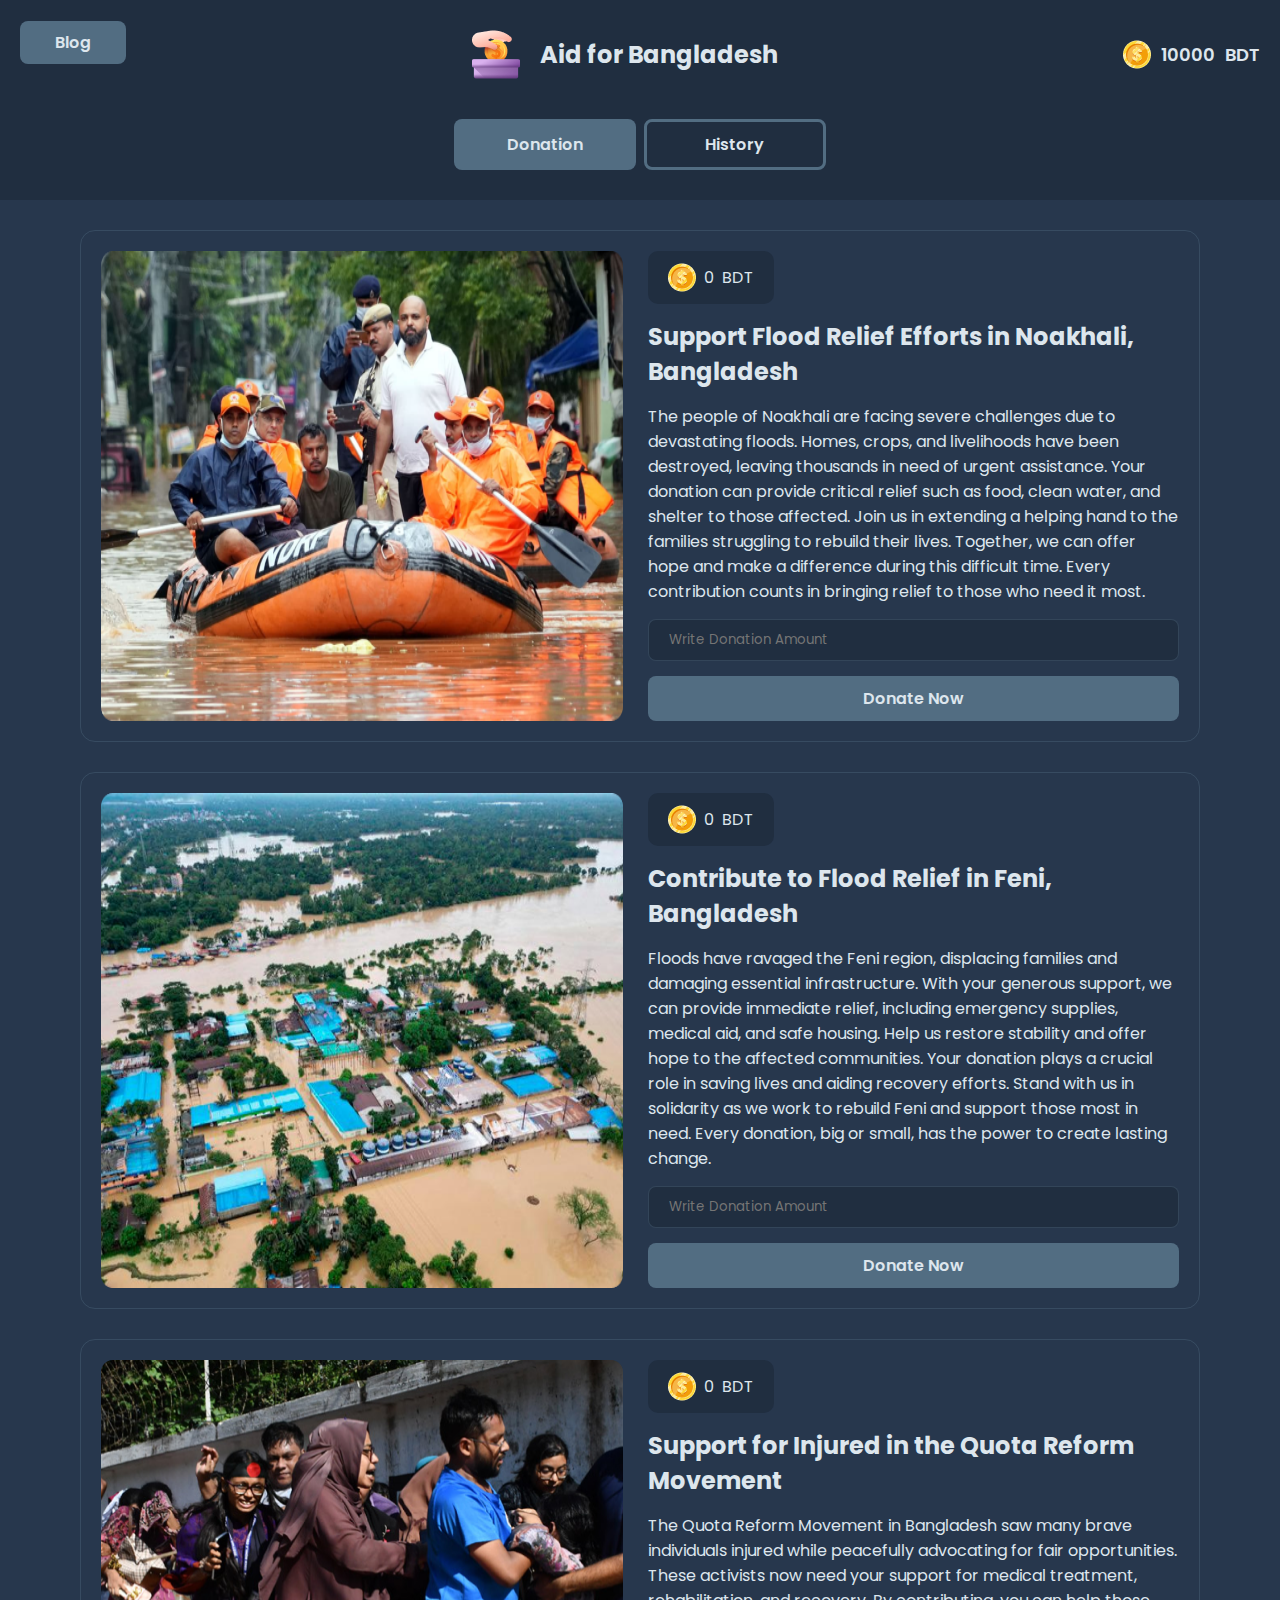
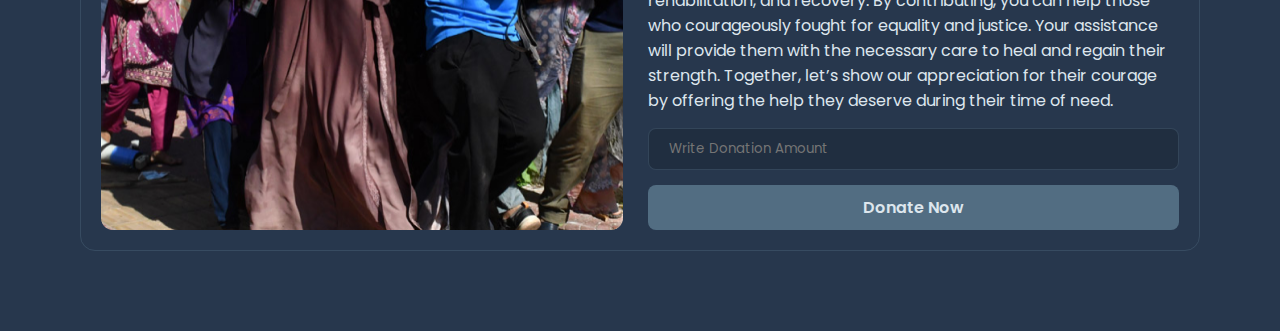
<file: index.html>
<!DOCTYPE html>
<html lang="en">
	<head>
		<meta charset="UTF-8" />
		<meta name="viewport" content="width=device-width, initial-scale=1.0" />
		<title>Donation</title>
		<link rel="stylesheet" href="style.css" />
		<link rel="preconnect" href="https://fonts.googleapis.com" />
		<link rel="preconnect" href="https://fonts.gstatic.com" crossorigin />
		<link
			href="https://fonts.googleapis.com/css2?family=Poppins:wght@100;400;600;700;900&display=swap"
			rel="stylesheet" />
	</head>
	<body>
		<div class="modal">
			<div class="modal-body">
				<h2>Thank You!</h2>
				<p>You have <b>Successfully</b> donated.</p>
				<button class="btn btn-primary">Close Modal</button>
			</div>
		</div>
		<div class="container-fluid bg-light nav-container">
			<nav>
				<div class="cta">
					<a class="btn btn-primary active" href="blog.html">Blog</a>
				</div>
				<div class="logo">
					<img src="assets/logo.png" alt="" />
					<span class="logo-text">Aid for Bangladesh</span>
				</div>
				<div class="donation-money">
					<img src="assets/coin.png" alt="" />
					<span id="money">10000</span>
					<span>BDT</span>
				</div>
			</nav>
			<div class="buttons">
				<button class="btn btn-ghost active donation-tab">Donation</button>
				<button class="btn btn-ghost history-tab">History</button>
			</div>
		</div>

		<section class="container">
			<div id="donation" class="container">
				<div class="card donation-item">
					<img src="assets/noakhali.png" alt="" />
					<div class="card-body">
						<div class="card-body__money bg-light">
							<img src="assets/coin.png" alt="" />
							<span id="noakhali-amount">0</span>
							<span class="currency">BDT</span>
						</div>

						<h2>Support Flood Relief Efforts in Noakhali, Bangladesh</h2>
						<p>
							The people of Noakhali are facing severe challenges due to devastating
							floods. Homes, crops, and livelihoods have been destroyed, leaving
							thousands in need of urgent assistance. Your donation can provide
							critical relief such as food, clean water, and shelter to those
							affected. Join us in extending a helping hand to the families struggling
							to rebuild their lives. Together, we can offer hope and make a
							difference during this difficult time. Every contribution counts in
							bringing relief to those who need it most.
						</p>
						<input
							type="number"
							name=""
							id="noakhali-amount-input"
							placeholder="Write Donation Amount" />
						<button class="donate-btn btn btn-primary noakhali-submit">
							Donate Now
						</button>
					</div>
				</div>
				<div class="card donation-item">
					<img src="assets/feni.png" alt="" />
					<div class="card-body">
						<div class="card-body__money bg-light">
							<img src="assets/coin.png" alt="" />
							<span id="feni-amount">0</span>
							<span class="currency">BDT</span>
						</div>
						<h2>Contribute to Flood Relief in Feni, Bangladesh</h2>
						<p>
							Floods have ravaged the Feni region, displacing families and damaging
							essential infrastructure. With your generous support, we can provide
							immediate relief, including emergency supplies, medical aid, and safe
							housing. Help us restore stability and offer hope to the affected
							communities. Your donation plays a crucial role in saving lives and
							aiding recovery efforts. Stand with us in solidarity as we work to
							rebuild Feni and support those most in need. Every donation, big or
							small, has the power to create lasting change.
						</p>
						<input
							type="number"
							name=""
							id="feni-amount-input"
							placeholder="Write Donation Amount" />
						<button class="donate-btn btn btn-primary feni-submit">Donate Now</button>
					</div>
				</div>
				<div class="card donation-item">
					<img src="assets/quota-protest.png" alt="" />
					<div class="card-body">
						<div class="card-body__money bg-light">
							<img src="assets/coin.png" alt="" />
							<span id="injured-amount">0</span>
							<span class="currency">BDT</span>
						</div>
						<h2>Support for Injured in the Quota Reform Movement</h2>
						<p>
							The Quota Reform Movement in Bangladesh saw many brave individuals
							injured while peacefully advocating for fair opportunities. These
							activists now need your support for medical treatment, rehabilitation,
							and recovery. By contributing, you can help those who courageously
							fought for equality and justice. Your assistance will provide them with
							the necessary care to heal and regain their strength. Together, let’s
							show our appreciation for their courage by offering the help they
							deserve during their time of need.
						</p>
						<input
							type="number"
							name=""
							id="injured-amount-input"
							placeholder="Write Donation Amount" />
						<button class="donate-btn btn btn-primary injured-submit">
							Donate Now
						</button>
					</div>
				</div>
			</div>
			<div id="history" class="container"></div>
		</section>
		<script src="app.js"></script>
	</body>
</html>
</file>
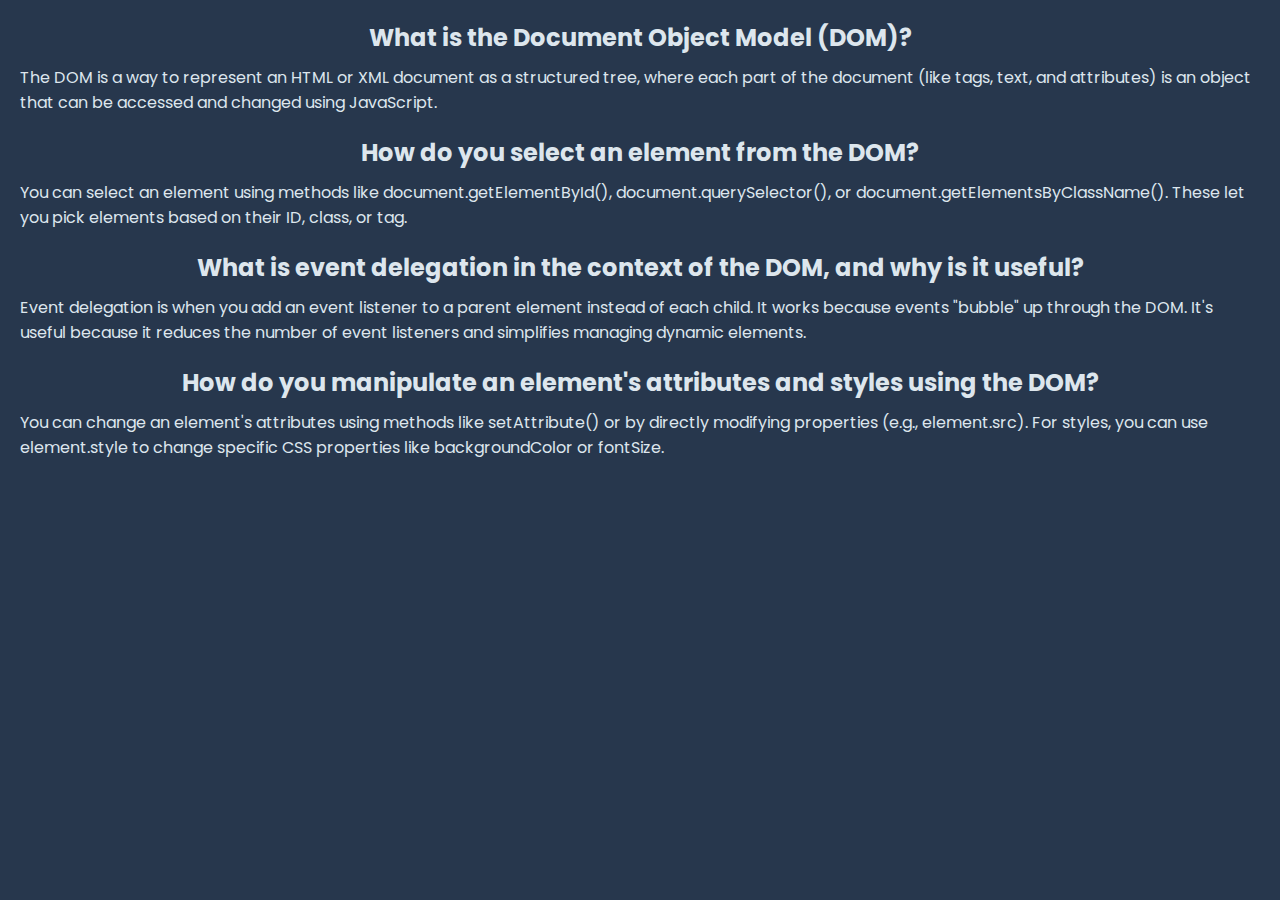
<file: blog.html>
<!DOCTYPE html>
<html lang="en">
	<head>
		<meta charset="UTF-8" />
		<meta name="viewport" content="width=device-width, initial-scale=1.0" />
		<title>Blog</title>
		<link
			href="https://fonts.googleapis.com/css2?family=Poppins:wght@100;400;600;700;900&display=swap"
			rel="stylesheet" />
		<style>
			* {
				box-sizing: border-box;
				padding: 0;
				margin: 0;
				color: #dde6ed;
				font-family: "Poppins", sans-serif;
			}
			body {
				background-color: #27374d;
				display: flex;
				flex-direction: column;
				justify-content: center;
				align-items: center;
				padding: 20px;
			}
			h2 {
				margin-bottom: 10px;
			}
			p {
				margin-bottom: 20px;
			}
		</style>
	</head>
	<body>
		<h2>What is the Document Object Model (DOM)?</h2>
		<p>
			The DOM is a way to represent an HTML or XML document as a structured tree, where each
			part of the document (like tags, text, and attributes) is an object that can be accessed
			and changed using JavaScript.
		</p>

		<h2>How do you select an element from the DOM?</h2>
		<p>
			You can select an element using methods like <code>document.getElementById()</code>,
			<code>document.querySelector()</code>, or
			<code>document.getElementsByClassName()</code>. These let you pick elements based on
			their ID, class, or tag.
		</p>

		<h2>What is event delegation in the context of the DOM, and why is it useful?</h2>
		<p>
			Event delegation is when you add an event listener to a parent element instead of each
			child. It works because events "bubble" up through the DOM. It's useful because it
			reduces the number of event listeners and simplifies managing dynamic elements.
		</p>

		<h2>How do you manipulate an element's attributes and styles using the DOM?</h2>
		<p>
			You can change an element's attributes using methods like <code>setAttribute()</code> or
			by directly modifying properties (e.g., <code>element.src</code>). For styles, you can
			use <code>element.style</code> to change specific CSS properties like
			<code>backgroundColor</code> or <code>fontSize</code>.
		</p>
	</body>
</html>
</file>
<file: style.css>
/* bg color #121212
    accent color #526d82
    title and texts #9DB2BF
    subtitle #DDE6ED
*/
body {
	background-color: #27374d;
}
* {
	box-sizing: border-box !important;
	padding: 0;
	margin: 0;
	color: #dde6ed;
	font-family: "Poppins", sans-serif;
}
input {
	color: white !important;
}
a {
	text-decoration: none;
}

/* Common */
.container {
	max-width: 1280px;
	margin: 0 auto;
	padding: 40px;
}
@media only screen and (max-width: 576px) {
	.container {
		padding: 10px;
	}
}
.container-fluid {
	width: 100%;
	padding: 20px;
}
.bg-light {
	background-color: hsl(215, 33%, 19%);
}
.subtitle {
	color: #9db2bf;
}
.btn {
	padding: 10px 35px;
	outline: 0;
	font-size: 16px;
	font-weight: 600;
	border-radius: 8px;
	cursor: pointer;
}
.btn-ghost {
	background-color: transparent;
	color: #dde6ed;
	border: 3px solid #526d82;
}
.btn-ghost:hover {
	background-color: #526d82;
	color: #dde6ed;
	border: 3px solid #526d82;
	transition: background-color 200ms ease, color 200ms ease;
}
.btn-primary {
	background-color: #526d82;
	color: #dde6ed;
	border: 0;
}
.btn-primary:hover {
	background-color: #dde6ed;
	color: #526d82;
	transition: background-color 200ms ease, color 200ms ease;
}
.active {
	background-color: #526d82;
	color: #dde6ed;
	border: 0;
}
.active:hover {
	background-color: #526d82;
	color: #dde6ed;
	border: 0;
}

/* Nav */
.nav-container {
	position: fixed;
	top: 0;
	left: 0;
	width: 100vw;
}
nav {
	max-width: 1280px;
	margin: 0 auto;
	padding: 10px 0;
	display: flex;
	justify-content: space-between;
}
@media only screen and (max-width: 576px) {
	nav {
		flex-wrap: wrap;
	}
}
.logo {
	display: flex;
	align-items: center;
	justify-content: center;
}
@media only screen and (max-width: 576px) {
	.logo {
		order: 1;
		flex-direction: column;
		width: 100%;
	}
	.cta {
		width: 50%;
		order: 2;
		display: flex;
		align-items: center;
		justify-content: center;
		margin-top: 15px;
	}
}
.logo-text {
	display: inline-block;
	font-size: 24px;
	font-weight: 700;
	margin-left: 20px;
}
@media only screen and (max-width: 576px) {
	.logo-text {
		margin-left: 0;
	}
}
.donation-money {
	display: flex;
	align-items: center;
	font-size: 18px;
	font-weight: 600;
	user-select: none;
}
@media only screen and (max-width: 576px) {
	.donation-money {
		order: 3;
		justify-content: center;
		width: 50%;
		margin-top: 15px;
	}
}
#money {
	margin: 0 10px;
}
.buttons {
	margin: 30px auto 10px auto;
	width: 30%;
	display: flex;
	justify-content: space-between;
}
.buttons .btn {
	width: 49%;
}
@media only screen and (max-width: 576px) {
	.buttons {
		width: 100%;
		margin: 10px auto 0 auto;
	}
	.buttons .btn {
	}
}

section.container {
	margin-top: 150px;
}
@media only screen and (max-width: 576px) {
	section.container {
		margin-top: 280px;
	}
}

/* Donation */
#donation .card {
	display: flex;
	border: 1px solid #526d8260;
	padding: 20px;
	border-radius: 15px;
}
@media only screen and (max-width: 576px) {
	#donation .card {
		flex-direction: column;
	}
}

#donation .card .card-body {
	display: flex;
	flex-direction: column;
	align-items: flex-start;
	justify-content: center;
	margin-left: 25px;
}
#donation .card + .card,
#history .card + .card {
	margin-top: 30px;
}
#donation .card .card-body .card-body__money {
	display: inline-flex;
	width: auto;
	justify-content: flex-start;
	align-items: center;
	padding: 12px 20px;
	border-radius: 10px;
}
@media only screen and (max-width: 576px) {
	#donation .card .card-body {
		margin-left: 0;
	}
	#donation .card .card-body .card-body__money {
		margin-top: 20px;
	}
}
#donation .card .card-body > * + * {
	margin-top: 15px;
}
#donation .card .card-body .card-body__money span:nth-child(2) {
	display: inline-block;
	margin: 0 8px;
}
#donation .card .card-body input {
	border: 0;
	border-radius: 8px;
	outline: 0;
	width: 100%;
	padding: 10px 20px;
	color: black;
	background-color: hsl(215, 33%, 19%);
	border: 1px solid #526d8260;
}
#donation .card .card-body button {
	width: 100%;
}

/* History */
#history {
	display: none;
	flex-direction: column;
}
#history .card {
	border: 1px solid #526d8260;
	padding: 20px;
	border-radius: 15px;
}
#history .card span {
	font-size: 20px;
	font-weight: 600;
}
#history .card span i {
	font-weight: 700;
	color: #9db2bf;
	font-size: 24px;
}

/* Modal */

.modal {
	user-select: none;
	display: none;
	justify-content: center;
	align-items: center;
	position: fixed;
	background-color: #27374dcc;
	width: 100vw;
	height: 100vh;
	top: 0;
	left: 0;
	z-index: 100;
}
.modal .modal-body {
	display: flex;
	flex-direction: column;
	justify-content: center;
	align-items: center;
	width: 30%;
	padding: 50px;
	background-color: #9db2bf;
	border-radius: 15px;
}
@media only screen and (max-width: 576px) {
	.modal .modal-body {
		width: 80%;
	}
}
.modal .modal-body h2,
.modal .modal-body b {
	color: #27374d;
}

.modal .modal-body p {
	margin-bottom: 20px;
	color: #27374d;
}
#latest {
	display: inline-block;
	padding: 1px 18px;
	border-radius: 8px;
	margin-left: 10px;
	font-size: 16px !important;
}
</file>
